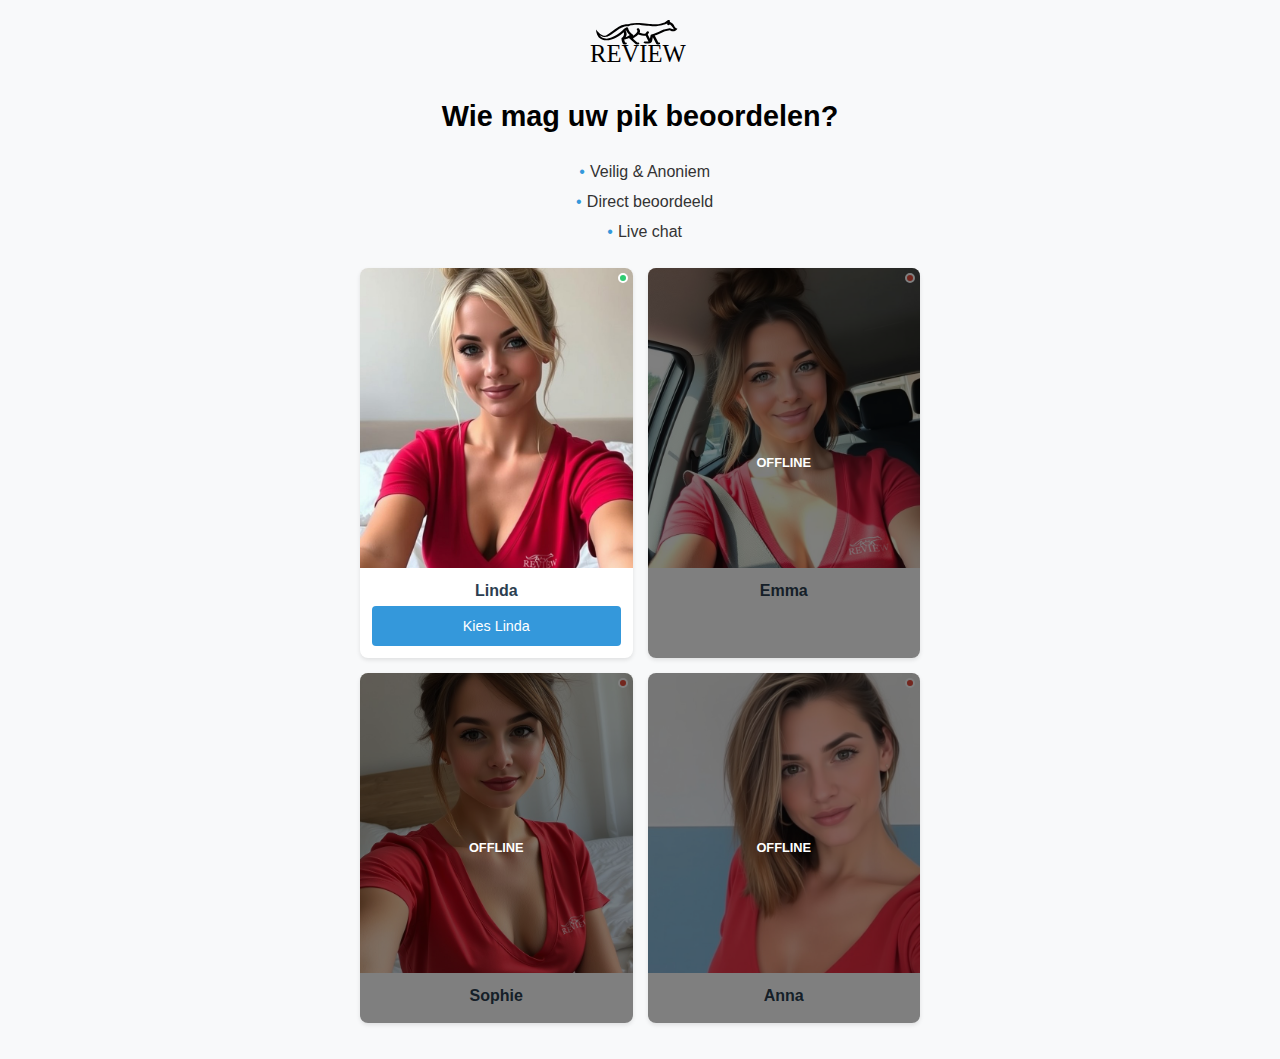
<file: index.html>
<!DOCTYPE html>
<html lang="nl">
<head>
    <meta charset="UTF-8">
    <meta name="viewport" content="width=device-width, initial-scale=1.0">
    <title>wie mag uw pik beoordelen?</title>
    <style>
        * {
            box-sizing: border-box;
            margin: 0;
            padding: 0;
        }
        body {
            font-family: -apple-system, BlinkMacSystemFont, 'Segoe UI', Roboto, Helvetica, Arial, sans-serif;
            line-height: 1.4;
            background-color: #f8f9fa;
            color: #333;
        }
        .container {
            width: 100%;
            padding: 10px;
            max-width: 600px;
            margin: 0 auto;
            text-align: center;
        }
        .logo {
            width: 100px;
            height: auto;
            margin-bottom: 20px;
        }
        h1 {
            color: #000000;
            margin-bottom: 1rem;
            font-size: 1.5rem;
        }
        /* Aangepaste stijl voor de bullets */
        .bullets {
            list-style-type: none;
            margin-bottom: 1.5rem;
            text-align: center;
            padding-left: 20px;
        }
        .bullets li {
            margin-bottom: 0.5rem;
            font-size: 0.9rem;
        }
        .bullets li:before {
            content: "•";
            color: #3498db;
            display: inline-block;
            width: 1em;
            margin-left: -1em;
        }
        .makelaar-grid {
            display: grid;
            grid-template-columns: repeat(2, 1fr);
            gap: 10px;
            margin-bottom: 1rem;
        }
        .makelaar-card {
            background: white;
            border-radius: 8px;
            box-shadow: 0 2px 4px rgba(0,0,0,0.1);
            overflow: hidden;
            position: relative;
            display: flex;
            flex-direction: column;
        }
        .makelaar-card img {
            width: 100%;
            height: 280px;
            object-fit: cover;
        }
        .makelaar-info {
            padding: 0.5rem;
            flex-grow: 1;
            display: flex;
            flex-direction: column;
        }
        .makelaar-info h3 {
            margin-bottom: 0.25rem;
            color: #2c3e50;
            font-size: 0.9rem;
        }
        .makelaar-info p {
            color: #7f8c8d;
            font-size: 0.8rem;
            margin-bottom: 0.5rem;
            flex-grow: 1;
        }
        .status-indicator {
            position: absolute;
            top: 5px;
            right: 5px;
            width: 10px;
            height: 10px;
            border-radius: 50%;
            border: 2px solid white;
        }
        .status-online {
            background-color: #2ecc71;
        }
        .status-offline {
            background-color: #e74c3c;
        }
        .btn {
            display: block;
            width: 100%;
            padding: 0.5rem;
            background: #3498db;
            color: white;
            text-align: center;
            text-decoration: none;
            border-radius: 4px;
            font-size: 0.8rem;
            transition: background-color 0.3s ease;
            -webkit-tap-highlight-color: transparent;
            border: none;
            cursor: pointer;
        }
        .btn:hover, .btn:active {
            background: #2980b9;
        }
        .offline-overlay {
            position: absolute;
            top: 0;
            left: 0;
            right: 0;
            bottom: 0;
            background: rgba(0,0,0,0.5);
            display: flex;
            align-items: center;
            justify-content: center;
            color: white;
            font-weight: bold;
            text-transform: uppercase;
            font-size: 0.8rem;
        }

        /* Zorg ervoor dat de <a> tags geen onderstreping hebben */
        .makelaar-card-link {
            text-decoration: none;
            color: inherit; /* Houdt de originele kleur van de tekst */
        }

        /* Zorg ervoor dat h3 en .btn binnen de link ook geen onderstreping hebben */
        .makelaar-card-link h3, .makelaar-card-link .btn {
            text-decoration: none;
        }

        @media (min-width: 480px) {
            .container {
                padding: 20px;
            }
            h1 {
                font-size: 1.8rem;
                margin-bottom: 1.5rem;
            }
            .bullets li {
                font-size: 1rem;
            }
            .makelaar-grid {
                gap: 15px;
            }
            .makelaar-card img {
                height: 300px;
            }
            .makelaar-info {
                padding: 0.75rem;
            }
            .makelaar-info h3 {
                font-size: 1rem;
            }
            .makelaar-info p {
                font-size: 0.9rem;
            }
            .btn {
                font-size: 0.9rem;
                padding: 0.6rem;
            }
        }
    </style>
</head>
<body>
    <div class="container">
        <img src="images/Asset%205.svg" alt="Bedrijfslogo" class="logo">
        
        <h1>Wie mag uw pik beoordelen?</h1>
        
        <!-- Aangepaste bullets -->
        <ul class="bullets">
            <li>Veilig & Anoniem</li>
            <li>Direct beoordeeld</li>
            <li>Live chat</li>
        </ul>
        
        <div class="makelaar-grid">
            <!-- Klikbare kaart voor Linda -->
            <a href="https://vixenreview.github.io/landingpagenederland/enquete.html" class="makelaar-card-link">
                <div class="makelaar-card">
                    <img src="images/blondemetlogo kopie.jpg" alt="Emma de Vries">
                    <div class="status-indicator status-online"></div>
                    <div class="makelaar-info">
                        <h3>Linda</h3>
                        <div class="btn btn-disabled">Kies Linda</div> <!-- Button puur visueel -->
                    </div>
                </div>
            </a>
            <!-- Andere kaarten -->
            <div class="makelaar-card">
                <img src="images/brown.jpg" alt="Jeroen Bakker">
                <div class="status-indicator status-offline"></div>
                <div class="makelaar-info">
                    <h3>Emma</h3>
                </div>
                <div class="offline-overlay">Offline</div>
            </div>
            <div class="makelaar-card">
                <img src="images/brown2.jpg" alt="Sophie Jansen">
                <div class="status-indicator status-offline"></div>
                <div class="makelaar-info">
                    <h3>Sophie</h3>
                </div>
                <div class="offline-overlay">Offline</div>
            </div>
            <div class="makelaar-card">
                <img src="images/slechte.jpg" alt="Mark van Dijk">
                <div class="status-indicator status-offline"></div>
                <div class="makelaar-info">
                    <h3>Anna</h3>
                </div>
                <div class="offline-overlay">Offline</div>
            </div>
        </div>
    </div>
    
    <script>
        function startChat(makelaarNaam) {
            window.idsync.send_event({
                name: "cta_button_click",
                type: "Interaction",
                value: "0.020"
            });
    
            setTimeout(function() {
                window.location.href = 'https://vixenreview.github.io/landingpagenederland/enquete.html';
            }, 300);
        }
    </script>

    <script type="text/javascript" src="https://hw-cdn2.adtng.com/delivery/idsync/idsync.min.js" defer></script>
    <script defer>
        window.idsync.config(35383)
            .fp_get()
            .sync();
    </script>
</body>
</html>
</file>
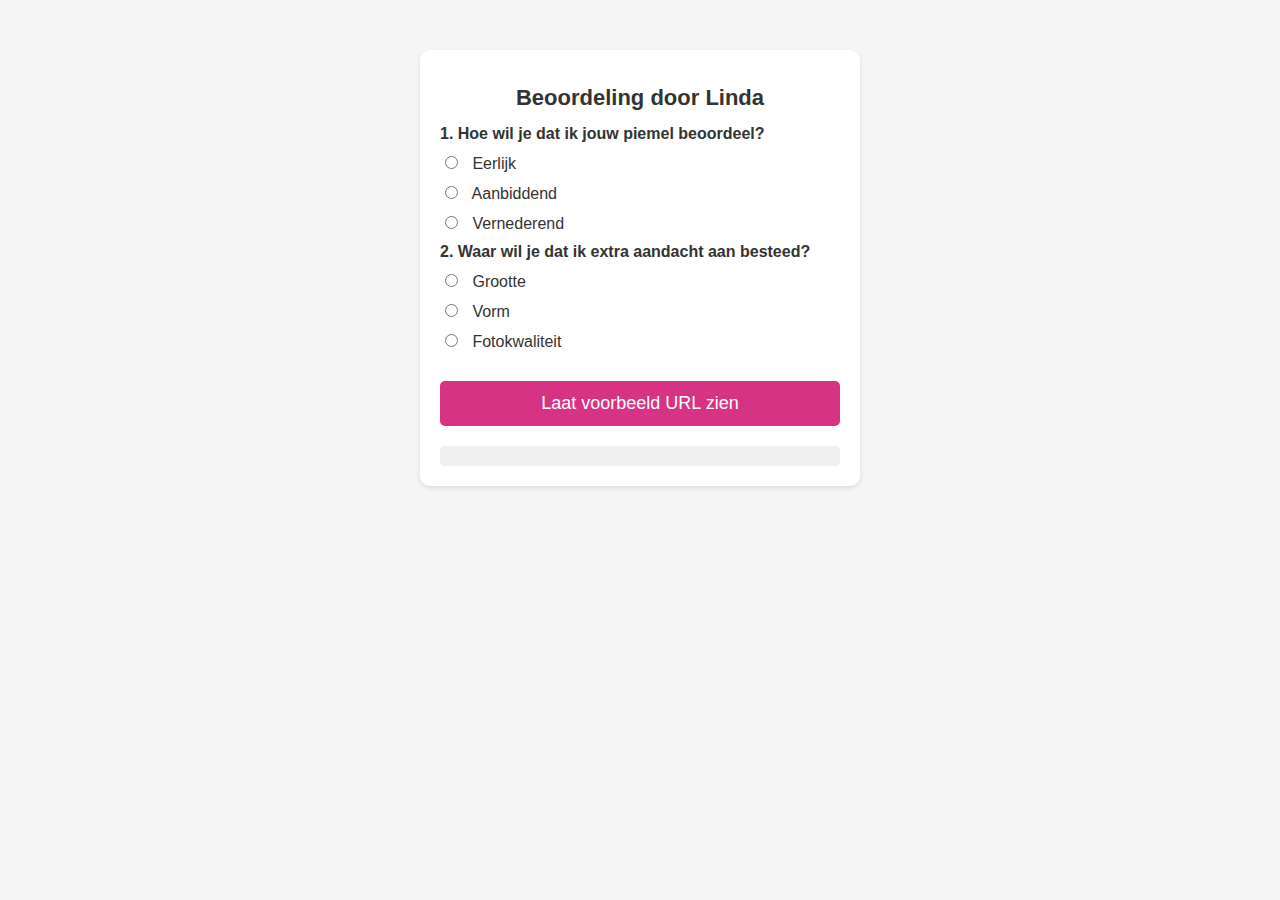
<file: popup.html>
<!DOCTYPE html>
<html lang="nl">
<head>
    <meta charset="UTF-8">
    <meta name="viewport" content="width=device-width, initial-scale=1.0">
    <title>Persoonlijke Beoordeling</title>
    <style>
        body {
            font-family: Arial, sans-serif;
            background-color: #f5f5f5;
            margin: 0;
            padding: 0;
        }
        .container {
            max-width: 400px;
            margin: 50px auto;
            background-color: white;
            padding: 20px;
            border-radius: 10px;
            box-shadow: 0 2px 5px rgba(0, 0, 0, 0.1);
        }
        h1 {
            color: #333;
            font-size: 22px;
            text-align: center;
        }
        label {
            display: block;
            font-size: 16px;
            margin: 10px 0;
            color: #333;
        }
        input[type="radio"] {
            margin-right: 10px;
        }
        .submit-btn {
            background-color: #d63384;
            color: white;
            padding: 12px 20px;
            border: none;
            border-radius: 5px;
            font-size: 18px;
            cursor: pointer;
            width: 100%;
            margin-top: 20px;
        }
        .submit-btn:hover {
            background-color: #c82373;
        }
        .output {
            margin-top: 20px;
            padding: 10px;
            background-color: #f0f0f0;
            border-radius: 5px;
            font-size: 14px;
            color: #333;
            word-wrap: break-word;
        }
    </style>
</head>
<body>
    <div class="container">
        <h1>Beoordeling door Linda</h1>

        <!-- Enquêteformulier -->
        <form id="surveyForm">
            <!-- Vraag 1 -->
            <div class="question">
                <label><strong>1. Hoe wil je dat ik jouw piemel beoordeel?</strong></label>
                <label>
                    <input type="radio" name="question1" value="eerlijk" required>
                    Eerlijk
                </label>
                <label>
                    <input type="radio" name="question1" value="aanbiddend" required>
                    Aanbiddend
                </label>
                <label>
                    <input type="radio" name="question1" value="vernederend" required>
                    Vernederend
                </label>
                
            </div>
            <!-- Vraag 2 -->
            <div class="question">
                <label><strong>2. Waar wil je dat ik extra aandacht aan besteed?</strong></label>
                <label>
                    <input type="radio" name="question2" value="G" required>
                    Grootte
                </label>
                <label>
                    <input type="radio" name="question2" value="V" required>
                    Vorm
                </label>
                <label>
                    <input type="radio" name="question2" value="F" required>
                    Fotokwaliteit
                </label>
            </div>
            <!-- Verzenden -->
            <button type="button" class="submit-btn" onclick="submitForm()">Laat voorbeeld URL zien</button>
        </form>

        <!-- Voorbeeld URL-output -->
        <div class="output" id="output"></div>
    </div>

    <script>
        function submitForm() {
            // Haal de geselecteerde waarde van vraag 1 en vraag 2 op
            const vraag1 = document.querySelector('input[name="question1"]:checked').value;
            const vraag2 = document.querySelector('input[name="question2"]:checked').value;

            // Creëer de URL met de parameters
            const url = start-chat.html?vraag1=${vraag1}&vraag2=${vraag2};

            // Toon de gegenereerde URL op de pagina
            document.getElementById('output').textContent = Voorbeeld URL: ${url};
        }
    </script>
</body>
</html>
</file>
